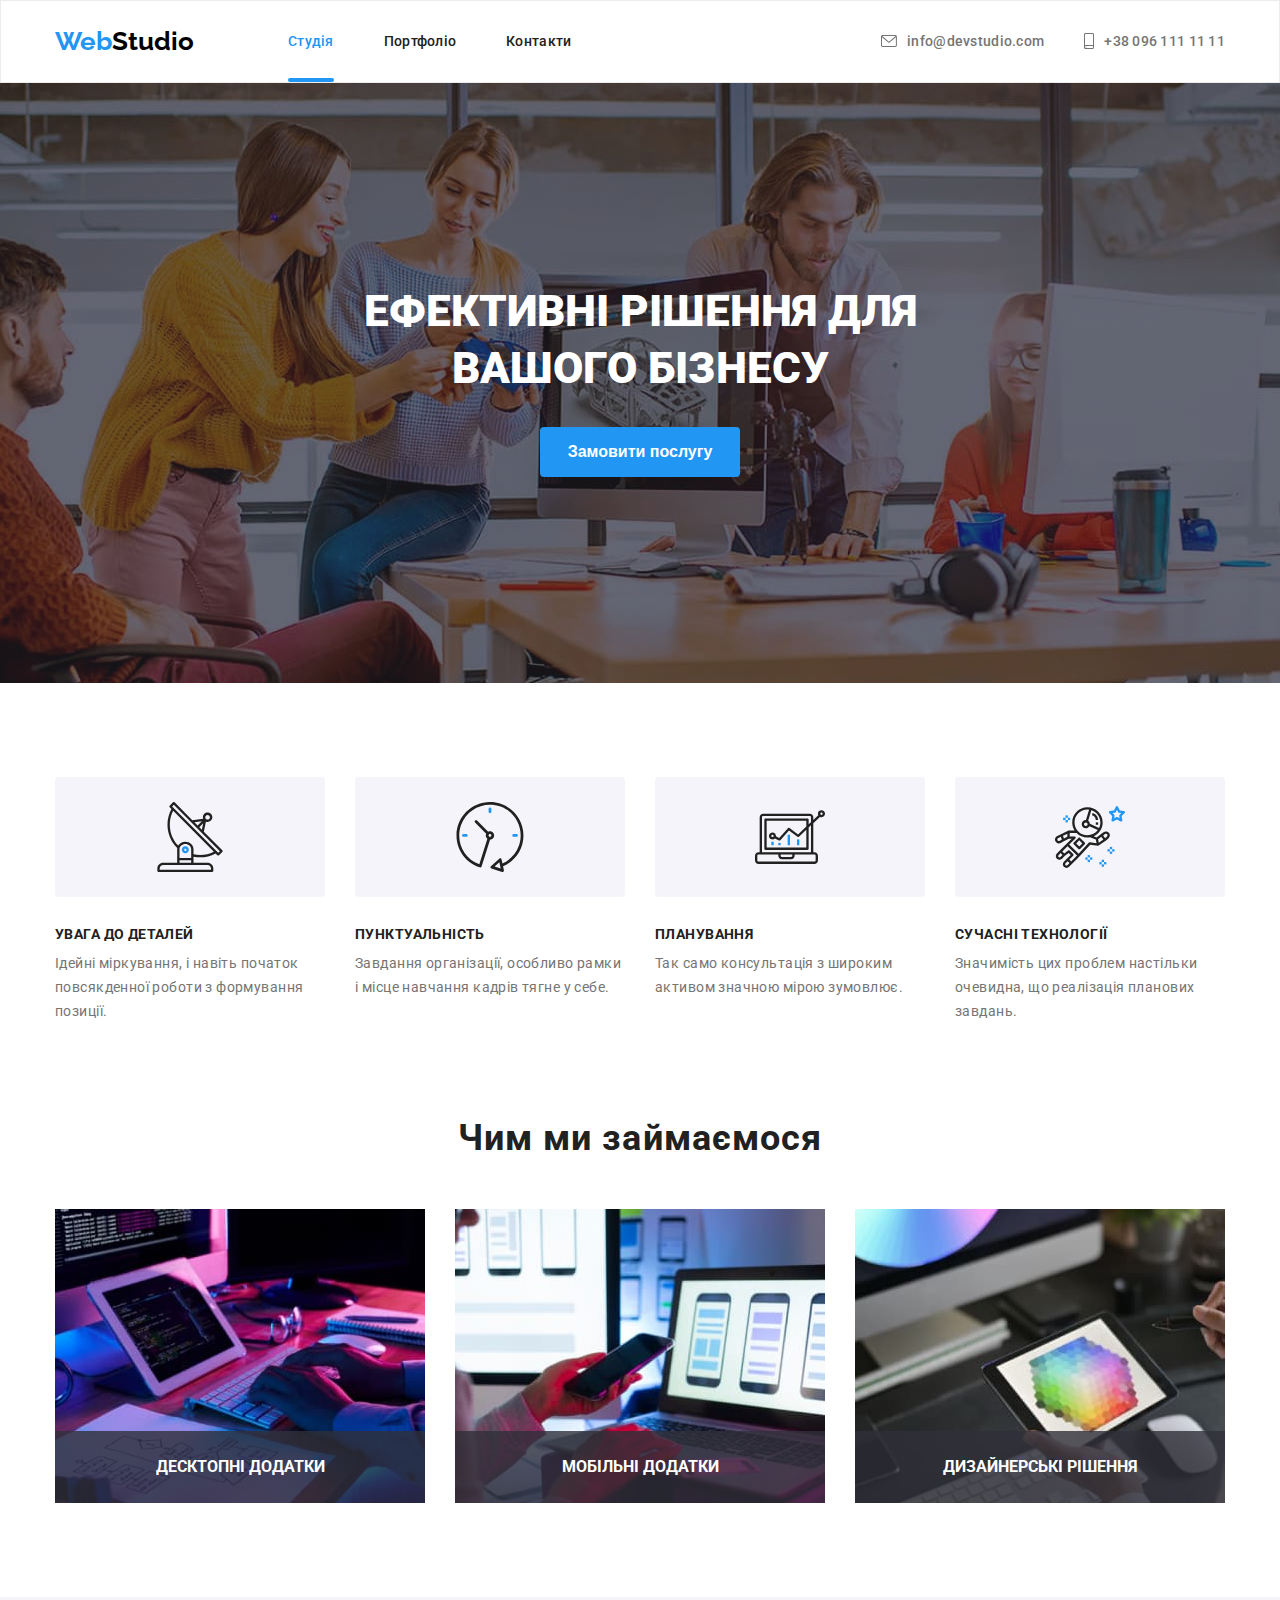
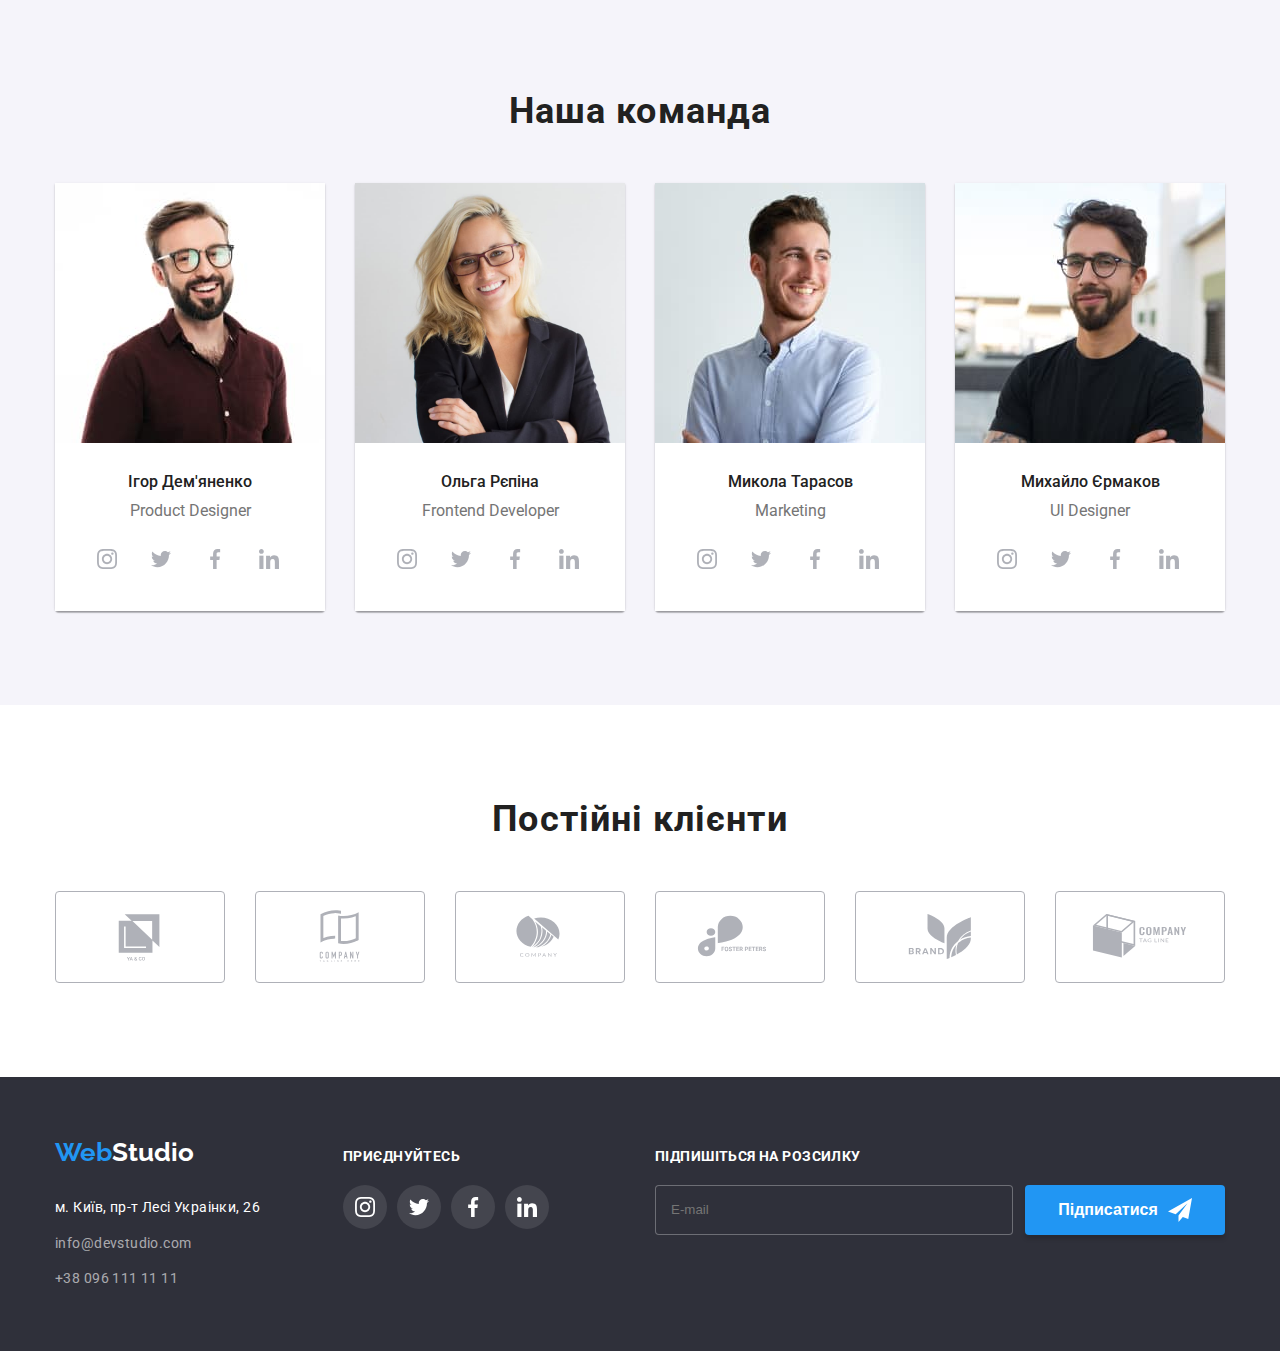
<file: index.html>
<!DOCTYPE html>
<html lang="uk">
  <head>
    <meta charset="UTF-8" />
    <meta http-equiv="X-UA-Compatible" content="IE=edge" />
    <meta name="viewport" content="width=device-width, initial-scale=1.0" />
    <title>WebStudio</title>
    <link href="https://fonts.googleapis.com/css2?family=Raleway:wght@700&family=Roboto:wght@400;500;700;900&display=swap"
      rel="stylesheet">
      <link
      rel="stylesheet"
      href="https://cdnjs.cloudflare.com/ajax/libs/modern-normalize/1.1.0/modern-normalize.min.css"
      integrity="sha512-wpPYUAdjBVSE4KJnH1VR1HeZfpl1ub8YT/NKx4PuQ5NmX2tKuGu6U/JRp5y+Y8XG2tV+wKQpNHVUX03MfMFn9Q=="
      crossorigin="anonymous"
      referrerpolicy="no-referrer"
    />
    <link rel="stylesheet" href="./css/styles.css" />
  </head>
  <body>
    <header class="header">
     <div class="container main-nav">
       
      <nav class="header-nav">
          <a href="./index.html" class="logo head-logo">
        Web<span class="header-span">Studio</span></a
        >
        <ul class="site-nav list">
          <li class="item"><a href="#"class="link current">Студія</a></li>
          <li class="item"><a href="./portfolio.html" class="link">Портфоліо</a></li>
          <li class="item"><a href="#" class="link">Контакти</a></li>
        </ul>
      </nav>
      <ul class="info-nav list">
        <li class="item  icon-item">
           
          <a href="maiito:info@devstudio.com" class="info-nav-link link"> 
            <svg class="envelope" width="16" height="12">
            <use xlink:href="./img/icons.svg#icon-envelope"></use>
          </svg>info@devstudio.com</a></li>
        <li class="item icon-item ">
        

          <a href="tel:+380961111111" class="info-nav-link link ">
              <svg class="smartphone" width="10" height="16">
            <use href="./img/icons.svg#icon-smartphone"></use>
          </svg>+38 096 111 11 11</a></li>
      </ul>
      </div>
    </header>
    <main>
      <section class="hero section">
      <div class="container"> 
        <h1 class="hero-title">Ефективні рішення для вашого бізнесу</h1>
        <button type="button" class="button primary" data-modal-open>Замовити послугу</button>
          
      </section>
      <section class="features section">
        <div class="container">
        <h2 class="features-title visually-hidden">Наші особливості</h2>
        <ul class="features-list list">
          <li class="item features-item">
            <div class="features-box">
               <svg class="features-icon" width="70" height="70">
                <use href="./img/icons.svg#icon-antenna-1"></use>
               </svg>
            </div>
            <h3 class="features-list-title">Увага до деталей</h3>
            <p class="features-text">
              Ідейні міркування, і навіть початок повсякденної роботи з
              формування позиції.
            </p>
          </li>
          <li class="item">
            <div class="features-box">
               <svg class="features-icon" width="70" height="70">
                <use href="./img/icons.svg#icon-clock-1"></use>
               </svg>
            </div>
            <h3 class="features-list-title">Пунктуальність</h3>
            <p class="features-text">
              Завдання організації, особливо рамки і місце навчання кадрів тягне
              у себе.
            </p>
          </li>
          <li class="item">
            <div class="features-box">
               <svg class="features-icon" width="70" height="70">
                <use href="./img/icons.svg#icon-diagram-1"></use>
               </svg>
            </div>
            <h3 class="features-list-title">Планування</h3>
            <p class="features-text">
              Так само консультація з широким активом значною мірою зумовлює.
            </p>
          </li>
          <li class="item">
            <div class="features-box">
               <svg class="features-icon" width="70" height="70">
                <use href="./img/icons.svg#icon-astronaut-1"></use>
               </svg>
            </div>
            <h3 class="features-list-title">Сучасні технології</h3>
            <p class="features-text">
              Значимість цих проблем настільки очевидна, що реалізація планових
              завдань.
            </p>
          </li>
        </ul>
        </div>
      </section>
      
      <section class="doing section">
        <div class="container">
        <h2 class="doing-title">Чим ми займаємося</h2>
        <ul class="doing-list list">
          <li class="doing-card">
            <img
              src="./img/img2.jpg"
              alt="Людина працює на комп'ютері"
              width="370"
            />
            <div class="doing-card-overlay">
              <h3>Десктопні додатки</h3>
            </div>
          </li>
          <li class="doing-card">
            <img
              src="./img/img1.jpg"
              alt="Людина працює на планшеті"
              width="370"
            />
            <div class="doing-card-overlay">
              <h3>Мобільні додатки</h3>
            </div>
          </li>
          <li class="doing-card">
            <img
              src="./img/img3.jpg"
              alt="Людина працює на телефоні"
              width="370"
            />
            <div class="doing-card-overlay">
              <h3>Дизайнерські рішення</h3>
            </div>
          </li>
        </ul>
        </div>
      </section>
      <section class="team section">
        <div class="container">
        <h2 class="team-title">Наша команда</h2>
        <ul class="team-list list">
          <li class="team-item">
          <img src="./img/foto1.jpg" alt="Ігор Дем'яненко" width="270">  
            <div class="team-list-box">
              <h3 class="team-name">Ігор Дем'яненко</h3>
              <p class="team-text">Product Designer</p>
              <ul class="social-list list">
                <li class="social-item">
                  <a href="#" class="social-link">
                    <svg class="social-icon" width="20" height="20">
                      <use href="./img/icons.svg#icon-instagram"></use>
                    </svg>
                  </a>
                </li>
                 <li class="social-item">
                  <a href="#" class="social-link">
                    <svg class="social-icon" width="20" height="20">
                      <use href="./img/icons.svg#icon-twitter"></use>
                    </svg>
                  </a>
                </li>
                 <li class="social-item">
                  <a href="#" class="social-link">
                    <svg class="social-icon" width="20" height="20">
                      <use href="./img/icons.svg#icon-facebook"></use>
                    </svg>
                  </a>
                </li>
                 <li class="social-item">
                  <a href="#" class="social-link">
                    <svg class="social-icon" width="20" height="20">
                      <use href="./img/icons.svg#icon-linkedin"></use>
                    </svg>
                  </a>
                </li>
              </ul>
            </div>
          </li>
          <li class="team-item">
            <img src="./img/foto2.jpg" alt="Ольга Рєпіна" width="270">
            <div class="team-list-box">
              <h3 class="team-name">Ольга Рєпіна</h3>
              <p class="team-text">Frontend Developer</p>
                <ul class="social-list list">
                <li class="social-item">
                  <a href="#" class="social-link">
                    <svg class="social-icon" width="20" height="20">
                      <use href="./img/icons.svg#icon-instagram"></use>
                    </svg>
                  </a>
                </li>
                 <li class="social-item">
                  <a href="#" class="social-link">
                    <svg class="social-icon" width="20" height="20">
                      <use href="./img/icons.svg#icon-twitter"></use>
                    </svg>
                  </a>
                </li>
                 <li class="social-item">
                  <a href="#" class="social-link">
                    <svg class="social-icon" width="20" height="20">
                      <use href="./img/icons.svg#icon-facebook"></use>
                    </svg>
                  </a>
                </li>
                 <li class="social-item">
                  <a href="#" class="social-link">
                    <svg class="social-icon" width="20" height="20">
                      <use href="./img/icons.svg#icon-linkedin"></use>
                    </svg>
                  </a>
                </li>
              </ul>
            </div>
          </li>
          <li class="team-item">
            <img src="./img/foto3.jpg" alt="Микола Тарасов" width="270">
            <div class="team-list-box">
              <h3 class="team-name"">Микола Тарасов</h3>
              <p class="team-text">Marketing</p>
                <ul class="social-list list">
                <li class="social-item">
                  <a href="#" class="social-link">
                    <svg class="social-icon" width="20" height="20">
                      <use href="./img/icons.svg#icon-instagram"></use>
                    </svg>
                  </a>
                </li>
                 <li class="social-item">
                  <a href="#" class="social-link">
                    <svg class="social-icon" width="20" height="20">
                      <use href="./img/icons.svg#icon-twitter"></use>
                    </svg>
                  </a>
                </li>
                 <li class="social-item">
                  <a href="#" class="social-link">
                    <svg class="social-icon" width="20" height="20">
                      <use href="./img/icons.svg#icon-facebook"></use>
                    </svg>
                  </a>
                </li>
                 <li class="social-item">
                  <a href="#" class="social-link">
                    <svg class="social-icon" width="20" height="20">
                      <use href="./img/icons.svg#icon-linkedin"></use>
                    </svg>
                  </a>
                </li>
              </ul>
            </div>
          </li>
          <li class="team-item">
            <img src="./img/foto4.jpg" alt="Михайло Єрмаков" width="270">
            <div class="team-list-box">
              <h3 class="team-name"">Михайло Єрмаков</h3>
              <p class="team-text">UI Designer</p>
                <ul class="social-list list">
                <li class="social-item">
                  <a href="#" class="social-link">
                    <svg class="social-icon" width="20" height="20">
                      <use href="./img/icons.svg#icon-instagram"></use>
                    </svg>
                  </a>
                </li>
                 <li class="social-item">
                  <a href="#" class="social-link">
                    <svg class="social-icon" width="20" height="20">
                      <use href="./img/icons.svg#icon-twitter"></use>
                    </svg>
                  </a>
                </li>
                 <li class="social-item">
                  <a href="#" class="social-link">
                    <svg class="social-icon" width="20" height="20">
                      <use href="./img/icons.svg#icon-facebook"></use>
                    </svg>
                  </a>
                </li>
                 <li class="social-item">
                  <a href="#" class="social-link">
                    <svg class="social-icon" width="20" height="20">
                      <use href="./img/icons.svg#icon-linkedin"></use>
                    </svg>
                  </a>
                </li>
              </ul>
            </div>
          </li>
        </ul>
        </div>
      </section>
      <section class="clients">
        <div class="container clients-box">
          <h2 class="clients-title">Постійні клієнти</h2>
          <ul class="clients-list list">
            <li class="clients-item">
              <a href="#" class="clients-link">
              <svg class="clients-icon" width="106" height="60">
                <use href="./img/icons.svg#icon-client1"></use>
              </svg>
              </a>
            </li>
             <li class="clients-item">
              <a href="#" class="clients-link">
              <svg class="clients-icon" width="106" height="60">
                <use href="./img/icons.svg#icon-client2"></use>
              </svg>
              </a>
            </li>
             <li class="clients-item">
              <a href="#" class="clients-link">
              <svg class="clients-icon" width="106" height="60">
                <use href="./img/icons.svg#icon-client3"></use>
              </svg>
              </a>
            </li>
             <li class="clients-item">
              <a href="#" class="clients-link">
              <svg class="clients-icon" width="106" height="60">
                <use href="./img/icons.svg#icon-client4"></use>
              </svg>
              </a>
            </li>
             <li class="clients-item">
              <a href="#" class="clients-link">
              <svg class="clients-icon" width="106" height="60">
                <use href="./img/icons.svg#icon-client5"></use>
              </svg>
              </a>
            </li>
             <li class="clients-item">
              <a href="#" class="clients-link">
              <svg class="clients-icon" width="106" height="60">
                <use href="./img/icons.svg#icon-client6"></use>
              </svg>
              </a>
            </li>
          </ul>
        </div>
      </section>


    </main>
<!--футер-->
<footer class="footer">
  <div class="container footer-box">
    <div class="box1">
       <a href="/" class="logo">Web<span class="logo-span">Studio</span></a>
  <address>
    <ul class="footer-list list">
      <li class="list-item">
        <a href="https://goo.gl/maps/CPtrU1FHBa2aNyZL9" target="_blank" rel="noopener noreferrer nofollow"
         class="link-adress">м. Київ, пр-т Лесі Украінки, 26</a>
      </li>
      <li class="list-item"><a href="maiito:info@devstudio.com" class="contact">info@devstudio.com</a></li>
      <li class="list-item"><a href="tel:+380961111111" class="contact">+38 096 111 11 11</a></li>
    </ul>
  </address>
  </div>
  <div class="box2">
    <p class="footer-text">приєднуйтесь</p>
      <ul class="footer-social-list list">
                <li class="footer-item">
                  <a href="#" class="footer-link">
                    <svg class="footer-icon" width="20" height="20">
                      <use href="./img/icons.svg#icon-instagram"></use>
                    </svg>
                  </a>
                </li>
                 <li class="footer-item">
                  <a href="#" class="footer-link">
                    <svg class="footer-icon" width="20" height="20">
                      <use href="./img/icons.svg#icon-twitter"></use>
                    </svg>
                  </a>
                </li>
                 <li class="footer-item">
                  <a href="#" class="footer-link">
                    <svg class="footer-icon" width="20" height="20">
                      <use href="./img/icons.svg#icon-facebook"></use>
                    </svg>
                  </a>
                </li>
                 <li class="footer-item">
                  <a href="#" class="footer-link">
                    <svg class="footer-icon" width="20" height="20">
                      <use href="./img/icons.svg#icon-linkedin"></use>
                    </svg>
                  </a>
                </li>
              </ul>
  </div>
   <div class="box3">
    <form class="footer-form" autocomplete="on">
    <p class="footer-text">Підпишіться на розсилку</p>
    <label for="user-email"></label>
    <div class="footer-field">
    <input class="user-email" id="user-email" type="email" name="user-email" placeholder="E-mail">
     <button type="submit" class="button footer-button">
Підписатися
<svg class="button-icon" width="24" height="24">
  <use href="./img/icons.svg#icon-icon-send"></use>
</svg>
</button>
</div>
</div>
    
 </form>
  
  </div>
 
</footer>
<div class="backdrop is-hidden" data-modal>
  <div class="modal">
     <button data-modal-close type="button" class="button-close">
    <svg class="icon-close" width="106" height="60">
                <use href="./img/icons.svg#icon-close"></use>
              </svg>
  </button>
  <h2 class="form-title">Залиште свої дані, ми вам передзвонимо</h2>
  <form action="" name="contacy-form" autocomplete="on" novalidate>

    
    <label class="form-field-label" for="user-name">Ім'я</label>
    <div class="form-field">

    <input 
        class="form-field-input"
        type="text" 
        id="user-name" 
        name="user-name">
    <svg class="form-field-icon "width="18" height="18">
      <use href="./img/icons.svg#icon-person"></use>
    </svg>
    </div>
     <label class="form-field-label" for="user-tel">Телефон</label>
    <div class="form-field">

    <input 
        class="form-field-input"
        type="tel" 
        id="user-tel" 
        name="user-tel">
    <svg class="form-field-icon "width="18" height="18">
      <use href="./img/icons.svg#icon-phone"></use>
    </svg>
    </div>
     <label class="form-field-label" for="user-email">Пошта</label>
    <div class="form-field">

    <input 
        class="form-field-input"
        type="email" 
        id="user-email"
        name="user-email">
    <svg class="form-field-icon "width="18" height="18">
      <use href="./img/icons.svg#icon-email"></use>
    </svg>
    </div>

    <label class="form-field-label" for="user-comment">Коментар</label>
    <textarea 
       class="form-field-textarea"
        name="user-comment" 
        id="user-comment"
        placeholder="Введіть текст"></textarea>
      

<div class="form-field-checkbox checkbox">
      <input class="checkbox-input"
         type="checkbox"
         name="terms-checkbox"
         id="terms-checkbox">
         
         <svg class="checkbox-icon" width="16" height="15">
          <use href="./img/icons.svg#icon-checkbox" ></use>
         </svg> 
      <label class="checkbox-label" for="terms-checkbox">Погоджуюся з розсилкою та приймаю <a href="#" class="modal-link">
        Умови договору</a>
       
      </label>
</div>

      <button class="button form-submit" type="submit">Відправити</button>

  </form> 
  </div>
  
</div>
 <script src="./js/modal.js"></script>
  </body>
</html>
</file>
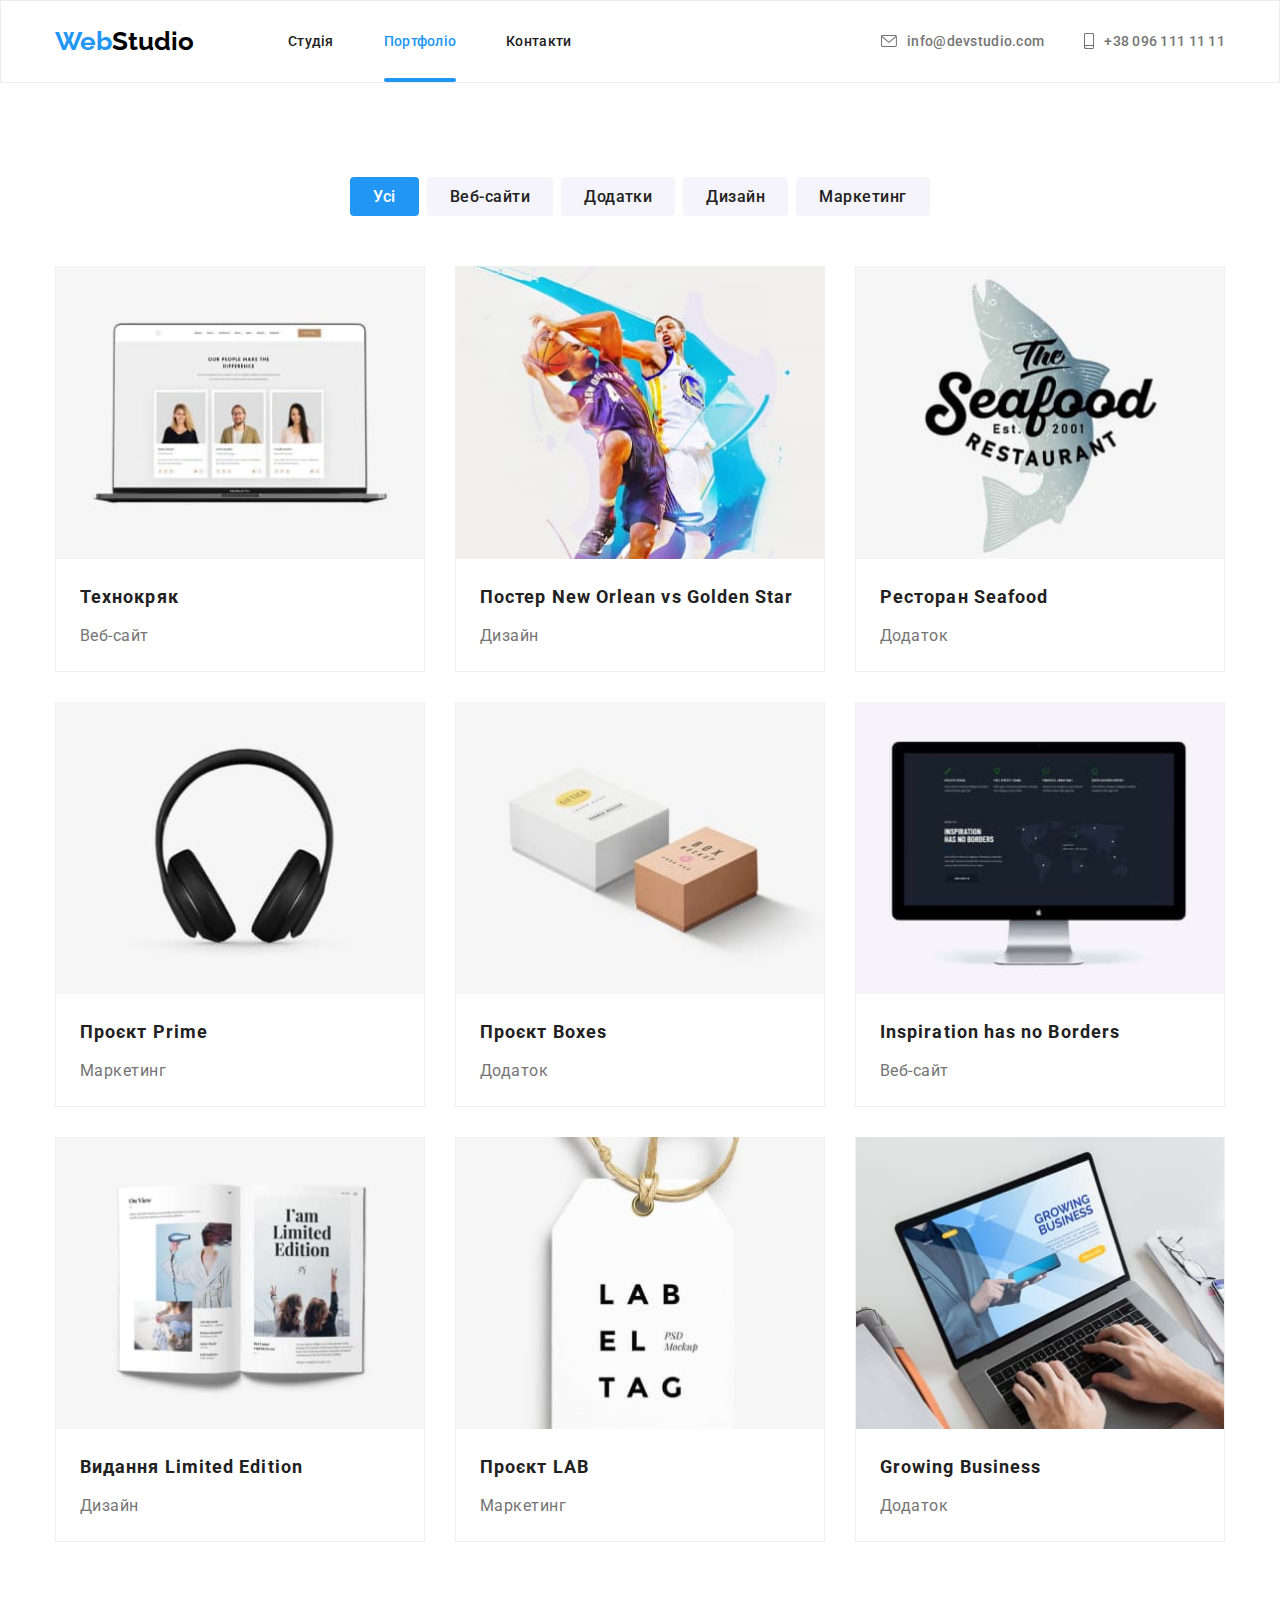
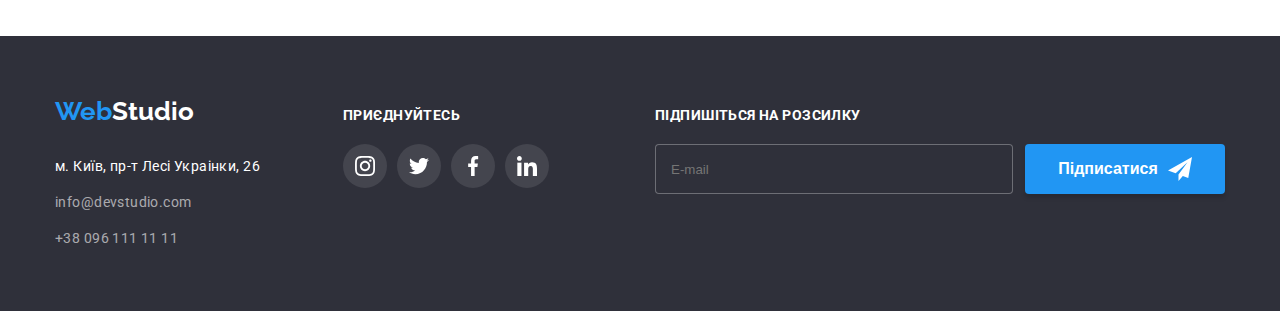
<file: portfolio.html>
<!DOCTYPE html>
<html lang="uk">
  <head>
    <meta charset="UTF-8" />
    <meta http-equiv="X-UA-Compatible" content="IE=edge" />
    <meta name="viewport" content="width=device-width, initial-scale=1.0" />
    <link
      href="https://fonts.googleapis.com/css2?family=Raleway:wght@700&family=Roboto:wght@400;500;700;900&display=swap"
      rel="stylesheet"
    />
    <link
      rel="stylesheet"
      href="https://cdnjs.cloudflare.com/ajax/libs/modern-normalize/1.1.0/modern-normalize.min.css"
      integrity="sha512-wpPYUAdjBVSE4KJnH1VR1HeZfpl1ub8YT/NKx4PuQ5NmX2tKuGu6U/JRp5y+Y8XG2tV+wKQpNHVUX03MfMFn9Q=="
      crossorigin="anonymous"
      referrerpolicy="no-referrer"
    />
    <link rel="stylesheet" href="./css/styles.css" />
    <title>Portfolio</title>
  </head>
  <body class="page">
    <!--Шапка-->
    <header class="header">
      <div class="container main-nav">
        <nav class="header-nav">
          <a href="./index.html" class="logo head-logo">
            Web<span class="header-span">Studio</span></a
          >
          <ul class="site-nav list">
            <li class="item">
              <a href="./index.html" class="link">Студія</a>
            </li>
            <li class="item">
              <a href="./portfolio.html" class="link current">Портфоліо</a>
            </li>
            <li class="item"><a href="#" class="link">Контакти</a></li>
          </ul>
        </nav>
        <ul class="info-nav list">
          <li class="item icon-item">
            <a href="maiito:info@devstudio.com" class="info-nav-link link">
              <svg class="envelope" width="16" height="12">
                <use href="./img/icons.svg#icon-envelope"></use></svg
              >info@devstudio.com</a
            >
          </li>
          <li class="item icon-item">
            <a href="tel:+380961111111" class="info-nav-link link">
              <svg class="smartphone" width="10" height="16">
                <use href="./img/icons.svg#icon-smartphone"></use></svg
              >+38 096 111 11 11</a
            >
          </li>
        </ul>
      </div>
    </header>
    <!--Основний контент-->
    <main>
      <section class="portfolio section">
        <div class="container">
          <h1 class="visually-hidden">Portfolio</h1>
          <ul class="portfolio-list list">
            <li class="item">
              <button type="button" class="portfolio-button">Усі</button>
            </li>
            <li class="item">
              <button type="button" class="portfolio-button-secondary">
                Веб-сайти
              </button>
            </li>
            <li class="item">
              <button type="button" class="portfolio-button-secondary">
                Додатки
              </button>
            </li>
            <li class="item">
              <button type="button" class="portfolio-button-secondary">
                Дизайн
              </button>
            </li>
            <li class="item">
              <button type="button" class="portfolio-button-secondary">
                Маркетинг
              </button>
            </li>
          </ul>
          <ul class="portfolio-work-list list">
            <li class="portfolio-work-item">
              <a href="#" class="portfolio-link link">
                <div class="card-image-box">
                  <img src="./img/img4.jpg" alt="Веб-сайт" width="370" />
                  <div class="portfolio-link-overlay">
                    <p>
                      Ресурс пропонує комплексні пропозиції з різним рівнем
                      функціоналу та сервісів. Все це дозволить відвідувачу
                      отримати вичерпні відомості про компанію чи приватну
                      особу.
                    </p>
                  </div>
                </div>

                <div class="portfolio-work-box">
                  <h2 class="work-list-title">Технокряк</h2>
                  <p class="work-list-text">Веб-сайт</p>
                </div>
              </a>
            </li>
            <li class="portfolio-work-item">
              <a href="#" class="portfolio-link link">
                <div class="card-image-box">
                  <img
                    src="./img/img5.jpg"
                    alt="Дизайн"
                    width="370"
                    class="portfoli-img"
                  />
                  <div class="portfolio-link-overlay">
                    <p>
                      Ресурс пропонує комплексні пропозиції з різним рівнем
                      функціоналу та сервісів. Все це дозволить відвідувачу
                      отримати вичерпні відомості про компанію чи приватну
                      особу.
                    </p>
                  </div>
                </div>
                <div class="portfolio-work-box">
                  <h2 class="work-list-title">
                    Постер New Orlean vs Golden Star
                  </h2>
                  <p class="work-list-text">Дизайн</p>
                </div>
              </a>
            </li>
            <li class="portfolio-work-item">
              <a href="#" class="portfolio-link link">
                <div class="card-image-box">
                  <img src="./img/img6.jpg" alt="Додаток" width="370" />
                  <div class="portfolio-link-overlay">
                    <p>
                      Ресурс пропонує комплексні пропозиції з різним рівнем
                      функціоналу та сервісів. Все це дозволить відвідувачу
                      отримати вичерпні відомості про компанію чи приватну
                      особу.
                    </p>
                  </div>
                </div>
                <div class="portfolio-work-box">
                  <h2 class="work-list-title">Ресторан Seafood</h2>
                  <p class="work-list-text">Додаток</p>
                </div>
              </a>
            </li>
            <li class="portfolio-work-item">
              <a href="#" class="portfolio-link link">
                <div class="card-image-box">
                  <div class="card-image-box">
                    <img src="./img/img7.jpg" alt="Маркетинг" width="370" />
                    <div class="portfolio-link-overlay">
                      <p>
                        Ресурс пропонує комплексні пропозиції з різним рівнем
                        функціоналу та сервісів. Все це дозволить відвідувачу
                        отримати вичерпні відомості про компанію чи приватну
                        особу.
                      </p>
                    </div>
                  </div>
                </div>
                <div class="portfolio-work-box">
                  <h2 class="work-list-title">Проєкт Prime</h2>
                  <p class="work-list-text">Маркетинг</p>
                </div>
              </a>
            </li>
            <li class="portfolio-work-item">
              <a href="#" class="portfolio-link link">
                <div class="card-image-box">
                  <div class="card-image-box">
                    <img src="./img/img8.jpg" alt="Додаток" width="370" />
                    <div class="portfolio-link-overlay">
                      <p>
                        Ресурс пропонує комплексні пропозиції з різним рівнем
                        функціоналу та сервісів. Все це дозволить відвідувачу
                        отримати вичерпні відомості про компанію чи приватну
                        особу.
                      </p>
                    </div>
                  </div>
                </div>
                <div class="portfolio-work-box">
                  <h2 class="work-list-title">Проєкт Boxes</h2>
                  <p class="work-list-text">Додаток</p>
                </div>
              </a>
            </li>
            <li class="portfolio-work-item">
              <a href="#" class="portfolio-link link">
                <div class="card-image-box">
                  <div class="card-image-box">
                    <img src="./img/img9.jpg" alt="Веб-сайт" width="370" />
                    <div class="portfolio-link-overlay">
                      <p>
                        Ресурс пропонує комплексні пропозиції з різним рівнем
                        функціоналу та сервісів. Все це дозволить відвідувачу
                        отримати вичерпні відомості про компанію чи приватну
                        особу.
                      </p>
                    </div>
                  </div>
                </div>
                <div class="portfolio-work-box">
                  <h2 class="work-list-title">Inspiration has no Borders</h2>
                  <p class="work-list-text">Веб-сайт</p>
                </div>
              </a>
            </li>
            <li class="portfolio-work-item">
              <a href="#" class="portfolio-link link">
                <div class="card-image-box">
                  <img src="./img/img10.jpg" alt="Дизайн" width="370" />
                  <div class="portfolio-link-overlay">
                    <p>
                      Ресурс пропонує комплексні пропозиції з різним рівнем
                      функціоналу та сервісів. Все це дозволить відвідувачу
                      отримати вичерпні відомості про компанію чи приватну
                      особу.
                    </p>
                  </div>
                </div>
                <div class="portfolio-work-box">
                  <h2 class="work-list-title">Видання Limited Edition</h2>
                  <p class="work-list-text">Дизайн</p>
                </div>
              </a>
            </li>
            <li class="portfolio-work-item">
              <a href="#" class="portfolio-link link">
                <div class="card-image-box">
                  <img src="./img/img11.jpg" alt="Маркетинг" width="370" />
                  <div class="portfolio-link-overlay">
                    <p>
                      Ресурс пропонує комплексні пропозиції з різним рівнем
                      функціоналу та сервісів. Все це дозволить відвідувачу
                      отримати вичерпні відомості про компанію чи приватну
                      особу.
                    </p>
                  </div>
                </div>
                <div class="portfolio-work-box">
                  <h2 class="work-list-title">Проєкт LAB</h2>
                  <p class="work-list-text">Маркетинг</p>
                </div>
              </a>
            </li>
            <li class="portfolio-work-item">
              <a href="#" class="portfolio-link link">
                <div class="card-image-box">
                  <img src="./img/img12.jpg" alt="Додаток" width="370" />
                  <div class="portfolio-link-overlay">
                    <p>
                      Ресурс пропонує комплексні пропозиції з різним рівнем
                      функціоналу та сервісів. Все це дозволить відвідувачу
                      отримати вичерпні відомості про компанію чи приватну
                      особу.
                    </p>
                  </div>
                </div>
                <div class="portfolio-work-box">
                  <h2 class="work-list-title">Growing Business</h2>
                  <p class="work-list-text">Додаток</p>
                </div>
              </a>
            </li>
          </ul>
        </div>
      </section>
    </main>
    <!--футер-->
    <footer class="footer">
      <div class="container footer-box">
        <div class="box1">
          <a href="/" class="logo">Web<span class="logo-span">Studio</span></a>
          <address>
            <ul class="footer-list list">
              <li class="list-item">
                <a
                  href="https://goo.gl/maps/CPtrU1FHBa2aNyZL9"
                  target="_blank"
                  rel="noopener noreferrer nofollow"
                  class="link-adress"
                  >м. Київ, пр-т Лесі Украінки, 26</a
                >
              </li>
              <li class="list-item">
                <a href="maiito:info@devstudio.com" class="contact"
                  >info@devstudio.com</a
                >
              </li>
              <li class="list-item">
                <a href="tel:+380961111111" class="contact"
                  >+38 096 111 11 11</a
                >
              </li>
            </ul>
          </address>
        </div>
        <div class="box2">
          <p class="footer-text">приєднуйтесь</p>
          <ul class="footer-social-list list">
            <li class="footer-item">
              <a href="#" class="footer-link">
                <svg class="footer-icon" width="20" height="20">
                  <use href="./img/icons.svg#icon-instagram"></use>
                </svg>
              </a>
            </li>
            <li class="footer-item">
              <a href="#" class="footer-link">
                <svg class="footer-icon" width="20" height="20">
                  <use href="./img/icons.svg#icon-twitter"></use>
                </svg>
              </a>
            </li>
            <li class="footer-item">
              <a href="#" class="footer-link">
                <svg class="footer-icon" width="20" height="20">
                  <use href="./img/icons.svg#icon-facebook"></use>
                </svg>
              </a>
            </li>
            <li class="footer-item">
              <a href="#" class="footer-link">
                <svg class="footer-icon" width="20" height="20">
                  <use href="./img/icons.svg#icon-linkedin"></use>
                </svg>
              </a>
            </li>
          </ul>
        </div>
           <div class="box3">
    <form class="footer-form" autocomplete="on">
    <p class="footer-text">Підпишіться на розсилку</p>
    <label for="user-email"></label>
    <div class="footer-field">
    <input class="user-email" id="user-email" type="email" name="user-email" placeholder="E-mail">
     <button type="button" class="button footer-button">
Підписатися
<svg class="button-icon" width="24" height="24">
  <use href="./img/icons.svg#icon-icon-send"></use>
</svg>
</button>
</div>
        </div>
        </div>
    </footer>
  </body>
</html>
</file>
<file: css/styles.css>
html {
  box-sizing: border-box;
}
*,
*::before,
*::after {
  box-sizing: inherit;
}

:root {
  --primery-text-color: #212121;
  --white-color: #ffffff;
  --logo-text-color: #000000;
  --accent-color: #2196f3;
  --secondary-text-color: #757575;
  --secondary-bg-color: #2f303a;
  --contact-color: rgba(255, 255, 255, 0.6);
  --bg-port-button-secondary: #f5f4fa;
  --bg-team-section-color: #f5f4fa;
  --bg-button-color: #188ce8;
  --header-border-color: #ececec;
  --portfolio-border: #eeeeee;
  --portfolio-work-item: 30px;
  --bg-overlay: rgba(47, 48, 58, 0.4);
  --third-color: #afb1b8;
  --clients-color: #afb1b8;
  --bg-doing-card-overlay: rgba(47, 48, 58, 0.8);
  --backdrop-bg: rgba(0, 0, 0, 0.2);
  --background-portfolio-overlay: rgba(33, 150, 243, 0.9);
  --footer-social-link: rgba(255, 255, 255, 0.1);
  --border-close: rgba(0, 0, 0, 0.1);
  --border-form: rgba(33, 33, 33, 0.2);
  --footer-input-border: rgba(255, 255, 255, 0.3);
}

h1,
h2,
h3,
h4,
h5,
h6,
p {
  margin: 0;
}
.list {
  margin: 0;
  padding: 0;
  list-style: none;
}
img {
  display: block;
  max-width: 100%;
  height: auto;
}

body {
  font-family: Roboto, sans-serif;
  font-size: 14px;
  color: var(--primery-text-color);
  background-color: var(--white-color);
  line-height: 1.2;
  margin: 0;
}
.section {
  padding-top: 94px;
  padding-bottom: 94px;
}
/* header */
.container {
  width: 1200px;
  margin-left: auto;
  margin-right: auto;
  padding: 0 15px;
}
.header {
  border: 1px solid var(--header-border-color);
}
.main-nav {
  display: flex;
  align-items: center;
}
.header-nav {
  display: flex;
  align-items: center;
}
.logo {
  display: block;
  font-family: Raleway, raleway;
  font-weight: 700;
  font-size: 26px;
  color: var(--accent-color);
  text-decoration: none;
}
.nav {
  display: block;
}
.header-span {
  color: var(--logo-text-color);
}
.logo-span {
  color: var(--logo-text-color);
}
.head-logo {
  display: inline-block;
}
.link {
  color: inherit;
  text-decoration: none;
  position: relative;
}

.site-nav {
  display: flex;
  font-weight: 500;
  color: var(-primery-text-color);
  letter-spacing: 0.02em;
  margin-left: 94px;
}

.site-nav .link {
  display: block;
  padding-top: 32px;
  padding-bottom: 32px;
  transition: color 250ms cubic-bezier(0.4, 0, 0.2, 1);
}

.site-nav .item + .item {
  margin-left: 50px;
}
.info-nav {
  display: flex;
  font-weight: 500;
  letter-spacing: 0.02em;
  color: var(--secondary-text-color);
  fill: var(--secondary-text-color);
  margin-left: auto;
  align-items: center;
  transition: color 250ms cubic-bezier(0.4, 0, 0.2, 1);
  transition: fill 250ms cubic-bezier(0.4, 0, 0.2, 1);
}

.info-nav .item + .item {
  margin-left: 40px;
}

.envelope {
  margin-right: 10px;
}

.smartphone {
  margin-right: 10px;
}

.site-nav .link:hover,
.site-nav .link:focus,
.info-nav .link:hover,
.info-nav .link:focus {
  color: var(--accent-color);
  fill: var(--accent-color);
  transition: color 250ms cubic-bezier(0.4, 0, 0.2, 1);
}

.current {
  color: var(--accent-color);
}

.current::after {
  content: "";
  display: block;
  width: 100%;
  height: 4px;
  background-color: var(--accent-color);
  position: absolute;
  left: 0;
  bottom: 0;
  border-radius: 2px;
  opacity: 0;
  transition: opacity 250ms cubic-bezier(0.4, 0, 0.2, 1);
}

.current::after {
  opacity: 1;
}
.icon-item {
  display: flex;
  align-items: center;
}

.info-nav .info-nav-link {
  display: flex;
  align-items: center;
}

/* hero */

.hero {
  max-width: 1600px;
  height: 600px;
  margin-left: auto;
  margin-right: auto;
  text-align: center;
  padding-top: 200px;
  padding-bottom: 200px;
  background-image: linear-gradient(
      to right,
      rgba(47, 48, 58, 0.4),
      rgba(47, 48, 58, 0.4)
    ),
    url(../img/bghero.jpg);
  background-position: center;
  background-size: cover;
}

.hero-title {
  font-style: normal;
  font-weight: 900;
  font-size: 44px;
  line-height: 1.3;
  color: var(--white-color);
  text-transform: uppercase;
  width: 700px;
  margin: 0 auto;
  margin-bottom: 30px;
}

.button {
  width: 200px;
  height: 50px;
  display: inline-block;
  font-weight: 700;
  font-size: 16px;
  line-height: 1.87;
  color: var(--white-color);
  background-color: var(--accent-color);
  cursor: pointer;
  border-radius: 4px;
  border: none;
  transition: background-color 250ms cubic-bezier(0.4, 0, 0.2, 1);
}

.button:hover,
.button:focus {
  color: var(--white-color);
  background-color: var(--bg-button-color);
  box-shadow: 0px 4px 4px rgba(0, 0, 0, 0.15);
  transition: background-color 250ms cubic-bezier(0.4, 0, 0.2, 1);
}

/* portfolio */

.portfolio-list {
  margin-bottom: 50px;
  display: flex;
  flex-wrap: wrap;
  justify-content: center;
}

.portfolio-list .item + .item {
  margin-left: 8px;
}
.portfolio-button {
  display: block;
  cursor: pointer;
  font-family: inherit;
  font-style: normal;
  font-weight: 500;
  font-size: 16px;
  line-height: 1.6;
  text-align: center;
  letter-spacing: 0.03em;
  border-radius: 4px;
  color: var(--white-color);
  background-color: var(--accent-color);
  padding: 6px 22px;
  border: 1px solid transparent;
  transition: background-color 250ms cubic-bezier(0.4, 0, 0.2, 1);
}

.portfolio-button:hover,
.portfolio-button:focus {
  box-shadow: 0px 3px 1px rgba(0, 0, 0, 0.1), 0px 1px 2px rgba(0, 0, 0, 0.08),
    0px 2px 2px rgba(0, 0, 0, 0.12);
  transition: box-shadow 250ms cubic-bezier(0.4, 0, 0.2, 1);
}
.portfolio-button-secondary {
  cursor: pointer;
  font-family: inherit;
  font-style: normal;
  font-weight: 500;
  font-size: 16px;
  line-height: 1.6;
  text-align: center;
  letter-spacing: 0.03em;
  border-radius: 4px;
  color: var(--primery-text-color);
  background-color: var(--bg-port-button-secondary);
  border: 1px solid transparent;
  padding: 6px 22px;
  transition: background-color 250ms cubic-bezier(0.4, 0, 0.2, 1),
    color 250ms cubic-bezier(0.4, 0, 0.2, 1),
    box-shadow 250ms cubic-bezier(0.4, 0, 0.2, 1);
}

.portfolio-button-secondary:hover,
.portfolio-button-secondary:focus {
  background-color: var(--accent-color);
  color: var(--white-color);
  box-shadow: 0px 3px 1px rgba(0, 0, 0, 0.1), 0px 1px 2px rgba(0, 0, 0, 0.08),
    0px 2px 2px rgba(0, 0, 0, 0.12);
}

.portfolio-work-list {
  margin-top: calc(-1 * var(--portfolio-work-item));
  margin-left: calc(-1 * var(--portfolio-work-item));
  display: flex;
  flex-wrap: wrap;
}

.portfolio-work-item {
  border-bottom: 1px solid var(--portfolio-border);
  border-left: 1px solid var(--portfolio-border);
  border-right: 1px solid var(--portfolio-border);
  flex-basis: calc(100% / 3 - var(--portfolio-work-item));
  margin-left: var(--portfolio-work-item);
  margin-top: var(--portfolio-work-item);
}

.portfolio-work-box {
  padding: 20px 24px;
}
.work-list-title {
  margin-bottom: 4px;
}

.portfolio-link {
  display: block;
}
.portfolio-link:hover,
.portfolio-link:focus {
  box-shadow: 0px 1px 1px rgba(0, 0, 0, 0.12), 0px 4px 4px rgba(0, 0, 0, 0.06),
    1px 4px 6px rgba(0, 0, 0, 0.16);
  transition: box-shadow 250ms cubic-bezier(0.4, 0, 0.2, 1);
}

.card-image-box {
  position: relative;
  overflow: hidden;
}
.portfolio-link-overlay {
  position: absolute;
  top: 0;
  left: 0;
  width: 100%;
  height: 100%;
  font-size: 18px;
  line-height: 1.5;
  /* opacity: 0; */

  letter-spacing: 0.03em;
  background-color: var(--background-portfolio-overlay);
  color: var(--white-color);
  padding: 63px 24px;
  transform: translateY(101%);
  transition: transform 250ms cubic-bezier(0.4, 0, 0.2, 1);
}
.portfolio-link:hover .portfolio-link-overlay,
.portfolio-link:focus .portfolio-link-overlay {
  transform: translateY(0);
}
/* work */
.work-list-title {
  font-weight: 700;
  font-size: 18px;
  line-height: 2;
  letter-spacing: 0.06em;
  color: var(--primery-text-color);
  margin-bottom: 6px;
}
.work-list-text {
  font-size: 16px;
  line-height: 1.87;
  letter-spacing: 0.03em;
  color: var(--secondary-text-color);
}

/* features */
.visually-hidden {
  position: absolute;
  white-space: nowrap;
  width: 1px;
  height: 1px;
  overflow: hidden;
  border: 0;
  padding: 0;
  clip: rect(0 0 0 0);
  clip-path: inset(50%);
  margin: -1px;
}

.features {
  padding-top: 94px;
  padding-bottom: 94px;
}

.features-list {
  display: flex;
}

.features-list .item {
  width: 270px;
}

.features-list .item {
  margin-right: 30px;
}

.features-list .item:last-child {
  margin-right: 0;
}
.features-list-title {
  font-weight: 700;
  font-size: 14px;
  line-height: 1.1;
  letter-spacing: 0.03em;
  text-transform: uppercase;
  margin-bottom: 10px;
}

.features-text {
  line-height: 1.7;
  letter-spacing: 0.03em;
  color: var(--secondary-text-color);
}

/* .features-icon */

.features-box {
  display: flex;
  width: 270px;
  height: 120px;
  background-color: var(--bg-port-button-secondary);
  align-items: center;
  justify-content: center;
  margin-bottom: 30px;
  border-radius: 4px;
}

/* doing section */

.doing {
  padding-top: 0;
}

.doing-title {
  font-weight: 700;
  font-size: 36px;
  line-height: 1.16;
  letter-spacing: 0.03em;
  margin-top: 0;
  margin-bottom: 50px;
  text-align: center;
}

.doing-list {
  display: flex;
  justify-content: space-between;
}

.doing-card {
  position: relative;
}
.doing-card-overlay {
  position: absolute;
  left: 0;
  bottom: 0;
  background-color: var(--bg-doing-card-overlay);
  color: var(--white-color);
  width: 100%;
  padding-top: 27px;
  padding-bottom: 27px;
  font-weight: 700;
  line-height: 1.14;
  text-transform: uppercase;
  text-align: center;
}
/* team */

.team {
  background-color: var(--bg-team-section-color);
}
.team-title {
  font-weight: 700;
  font-size: 36px;
  line-height: 1.16;
  letter-spacing: 0.03em;
  margin-bottom: 50px;
  text-align: center;
}

.team-name {
  font-weight: 500;
  font-size: 16px;
  line-height: 1.18;
  text-align: center;
  margin-bottom: 10px;
}
.team-text {
  font-size: 16px;
  line-height: 1.18;
  color: var(--secondary-text-color);
  text-align: center;
  margin-bottom: 0px;
  margin-bottom: 16px;
}

.team-list {
  display: flex;
}
.team-item {
  margin-right: 30px;
  box-shadow: 0px 1px 3px rgba(0, 0, 0, 0.12), 0px 1px 1px rgba(0, 0, 0, 0.14),
    0px 2px 1px rgba(0, 0, 0, 0.2);
  border-radius: 0px 0px 4px 4px;
}

.team-item:last-child {
  margin-right: 0;
}

.team-list-box {
  background-color: var(--white-color);
  padding: 30px;
}

.social-list {
  display: flex;
  gap: 10px;
}
.social-item {
  display: flex;
  width: 44px;
  height: 44px;
}

.social-link {
  display: flex;
  width: 100%;
  height: 100%;
  fill: var(--third-color);
  align-items: center;
  justify-content: center;
  border-radius: 50%;
  transition: fill 250ms cubic-bezier(0.4, 0, 0.2, 1),
    background-color 250ms cubic-bezier(0.4, 0, 0.2, 1);
}

.social-link:hover,
.social-link:focus {
  fill: var(--white-color);
  background-color: var(--accent-color);
  transition: background-color 250ms cubic-bezier(0.4, 0, 0.2, 1),
    fill 250ms cubic-bezier(0.4, 0, 0.2, 1);
}

/* clients */

.clients {
  padding-top: 94px;
  padding-bottom: 94px;
}
.clients-title {
  font-weight: 700;
  font-size: 36px;
  line-height: 1.16;
  letter-spacing: 0.03em;
  margin-top: 0;
  margin-bottom: 50px;
  text-align: center;
}
.clients-list {
  display: flex;
  gap: 30px;
}
.clients-item {
  width: 170px;
  height: 92px;
}

.clients-link {
  width: 100%;
  height: 100%;
  display: flex;
  align-items: center;
  justify-content: center;
  border: 1px solid var(--clients-color);
  border-radius: 4px;
  fill: var(--clients-color);
  transition: background-color 250ms linear;
  transition: fill 250ms cubic-bezier(0.4, 0, 0.2, 1);
  transition: color 250ms cubic-bezier(0.4, 0, 0.2, 1);
}

.clients-link:hover,
.clients-link:focus {
  border: 1px solid var(--accent-color);
  fill: var(--accent-color);
  transition: fill 250ms cubic-bezier(0.4, 0, 0.2, 1);
}

/* footer */
.footer {
  background-color: var(--secondary-bg-color);
  padding-top: 60px;
  padding-bottom: 60px;
}

.footer-box {
  display: flex;
  align-items: baseline;
  justify-content: space-between;
}
.footer .logo {
  margin-bottom: 28px;
}

.logo-span {
  color: var(--white-color);
}
.link-adress {
  display: inline-block;
  font-family: inherit;
  font-style: normal;
  font-size: 14px;
  line-height: 1.7;
  letter-spacing: 0.03em;
  color: var(--white-color);
  text-decoration: none;
}
.contact {
  font-family: inherit;
  font-style: normal;
  font-size: 14px;
  line-height: 1.7;
  letter-spacing: 0.03em;
  color: var(--contact-color);
  text-decoration: none;
}

.contact:last-child {
  margin-bottom: 0;
}

.footer-list {
  font-style: normal;
}

.list-item {
  margin-bottom: 12px;
}

.list-item:last-child {
  margin-bottom: 0;
}

.box1 {
  margin-right: 70px;
}
.box2 {
  margin-right: 93px;
}
.footer-text {
  font-weight: 700;
  font-size: 14px;
  line-height: 1.14;
  letter-spacing: 0.03em;
  text-transform: uppercase;
  color: var(--white-color);
  margin-bottom: 20px;
  margin-top: 0;
}

.footer-social-list {
  display: flex;
  gap: 10px;
}
.footer-icon {
  fill: var(--white-color);
}
.footer-link {
  display: flex;
  background-color: var(--footer-social-link);
  width: 44px;
  height: 44px;
  border-radius: 50%;
  align-items: center;
  justify-content: center;
  transition: background-color 250ms cubic-bezier(0.4, 0, 0.2, 1);
}

.footer-link:hover,
.footer-link:focus {
  background-color: var(--accent-color);
}
.footer-item {
  display: flex;
  width: 100%;
  height: 100%;
}
.box3 {
  display: block;
  gap: 12px;
}

.footer-field {
  display: flex;
}

.footer-button {
  background-color: var(--accent-color);
  box-shadow: 0px 4px 4px rgba(0, 0, 0, 0.15);
  border-radius: 4px;
  padding: 10px 0;
  justify-content: center;
}

.button-icon {
  fill: var(--white-color);
}

.user-email {
  padding: 15px;
  border: 1px solid var(--footer-input-border);
  border-radius: 4px;
  color: var(--contact-color);
  background-color: var(--secondary-bg-color);
  margin-right: 12px;
  outline: none;
  height: 50px;
  width: 358px;
}
.footer-button {
  display: flex;
  justify-content: center;
  align-items: center;
  height: 50px;
  width: 200px;
}

.button-icon {
  margin-left: 10px;
}
.backdrop {
  position: fixed;
  top: 0;
  left: 0;
  width: 100%;
  height: 100%;
  background-color: var(--backdrop-bg);
  transition: transform 250ms cubic-bezier(0.4, 0, 0.2, 1),
    opacity 250ms cubic-bezier(0.4, 0, 0.2, 1);
}

.modal {
  position: absolute;
  top: 50%;
  left: 50%;
  max-height: 581px;
  max-width: 528px;
  width: 100%;
  height: 100%;
  background-color: var(--white-color);
  transform: translate(-50%, -50%);
}
.backdrop.is-hidden {
  opacity: 0;
  pointer-events: none;
  transform: scale(0);
  transition: transform 250ms cubic-bezier(0.4, 0, 0.2, 1),
    opacity 250ms cubic-bezier(0.4, 0, 0.2, 1);
}
.button-close {
  position: absolute;
  width: 30px;
  height: 30px;
  top: 8px;
  right: 8px;
  background-color: var(--white-color);
  border: 1px solid var(--border-close);
  border-radius: 50%;
  display: flex;
  justify-content: center;
  align-items: center;
  cursor: pointer;
}
.icon-close {
  width: 18px;
  height: 18px;
}

.icon-close:hover,
.icon-close:focus {
  fill: var(--accent-color);
}

.primary:hover .backdrop {
  transform: scale(1);
}

/* form */

.modal {
  padding: 40px;
}

.form-title {
  text-align: center;
  margin-bottom: 12px;
}
.form-field-label {
  display: inline-block;
  font-size: 12px;
  font-size: 12px;
  line-height: 1.16;
  letter-spacing: 0.01em;
  color: var(--secondary-text-color);
  margin-bottom: 4px;
}

.form-field-input {
  height: 40px;
  width: 100%;
  padding: 0 12px 0 48px;
  border: 1px solid var(--border-form);
  border-radius: 4px;
  outline: none;
}

.form-field-textarea {
  display: block;
  height: 120px;
  width: 100%;
  padding: 16px 12px;
  border: 1px solid var(--border-form);
  border-radius: 4px;
  outline: none;
  resize: none;
  margin-bottom: 20px;
  font-size: 12px;
  line-height: 1.16;
  letter-spacing: 0.01em;
}

.form-field-textarea:focus {
  border-color: var(--accent-color);
}

.form-field-input:focus {
  border-color: var(--accent-color);
}

.form-field-input:focus + .form-field-icon {
  fill: var(--accent-color);
}
.form-field {
  position: relative;
  margin-bottom: 10px;
}
.form-field-icon {
  position: absolute;
  top: 50%;
  left: 15px;
  transform: translateY(-50%);
}
.form-field-checkbox {
  text-align: center;
  margin-bottom: 30px;
}

.checkbox-input {
  appearance: none;
}

.checkbox-icon {
  border: 2px solid var(--primery-text-color);
  border-radius: 2px;
  fill: transparent;
  margin-right: 7px;
}

.checkbox-input:checked:focus + .checkbox-icon {
  fill: var(--white-color);
  background-color: var(--accent-color);
  border-color: var(--accent-color);
}

.form-submit {
  display: block;
  margin: 0 auto;
}

/* .checkbox-input:checked + .checkbox-icon {
  fill: var(--white-color);
  background-color: var(--accent-color);
} */
/* .form-field-checkbox:checked + checkbox-label {
}
.checkbox-input:checked + .checkbox-label {
  fill: var(--white-color);
  background-color: var(--accent-color); 
} */
.modal-link {
  color: var(--accent-color);
}
</file>
